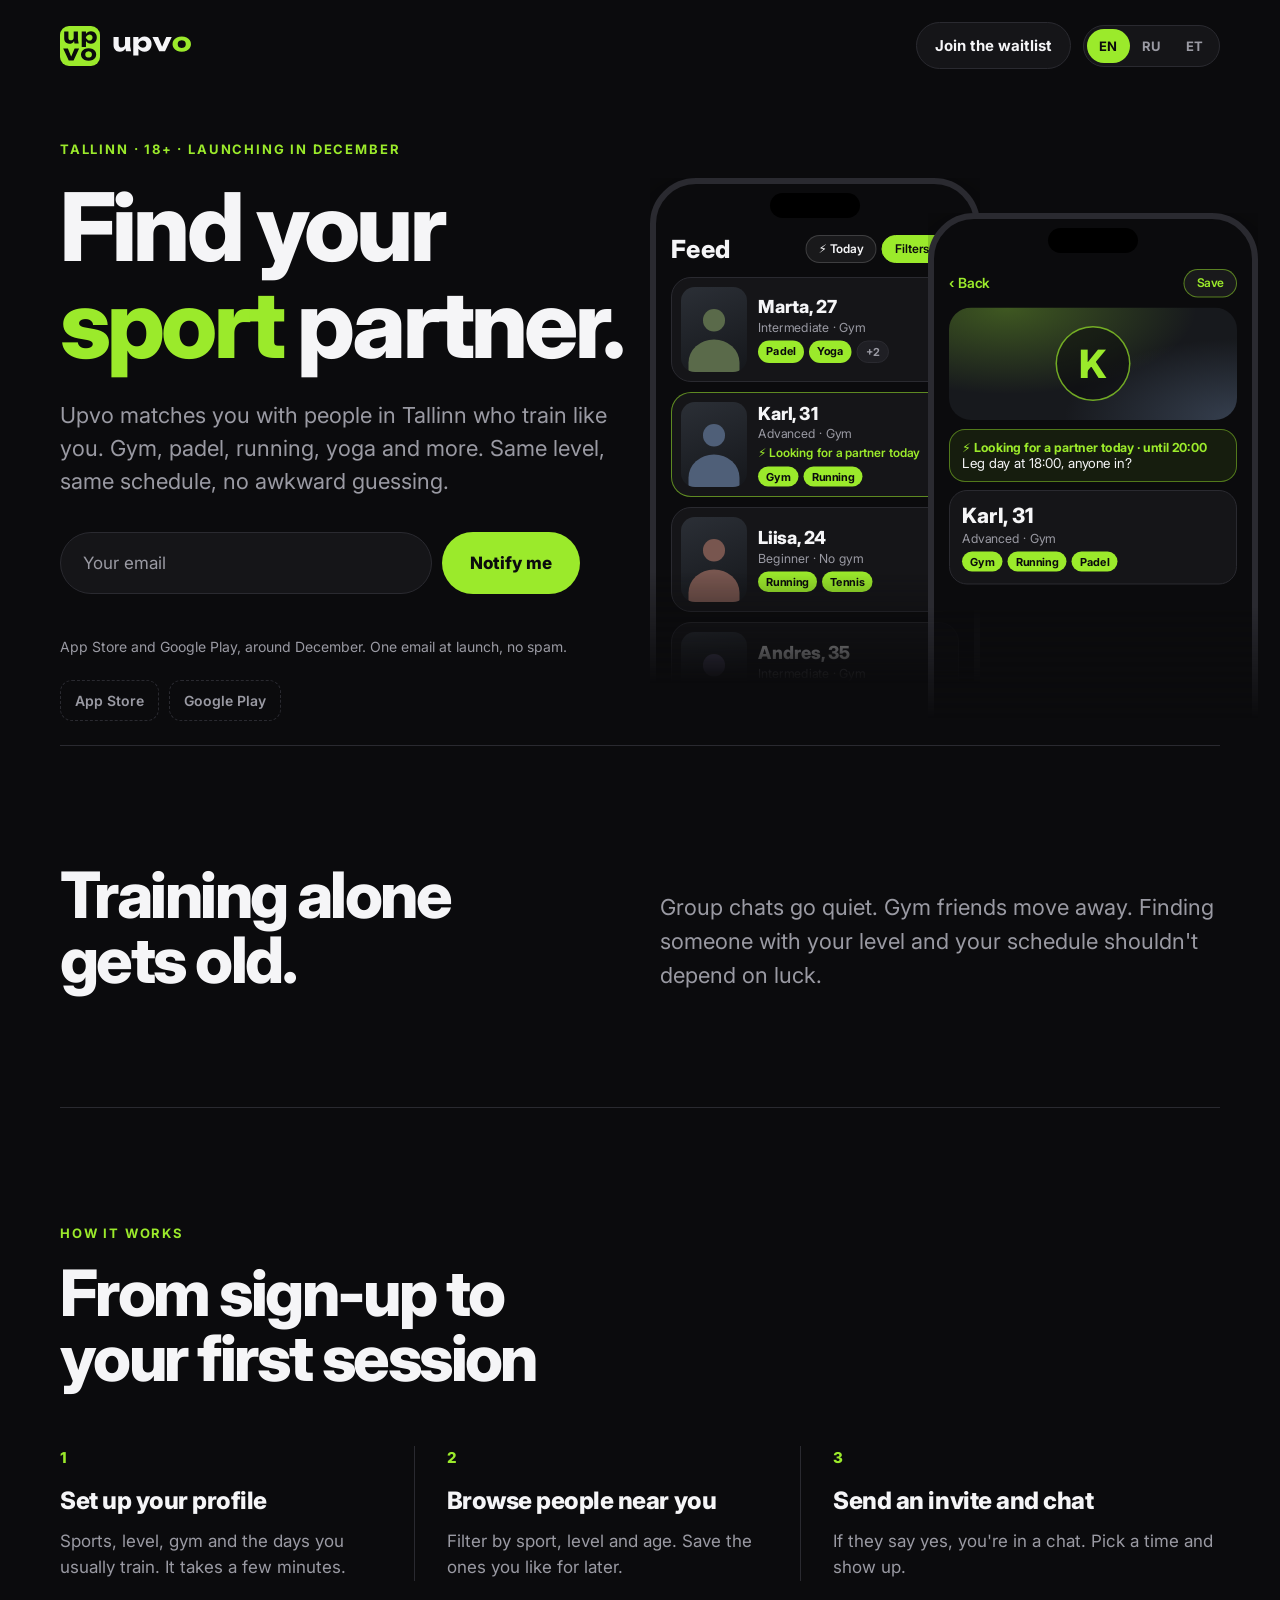
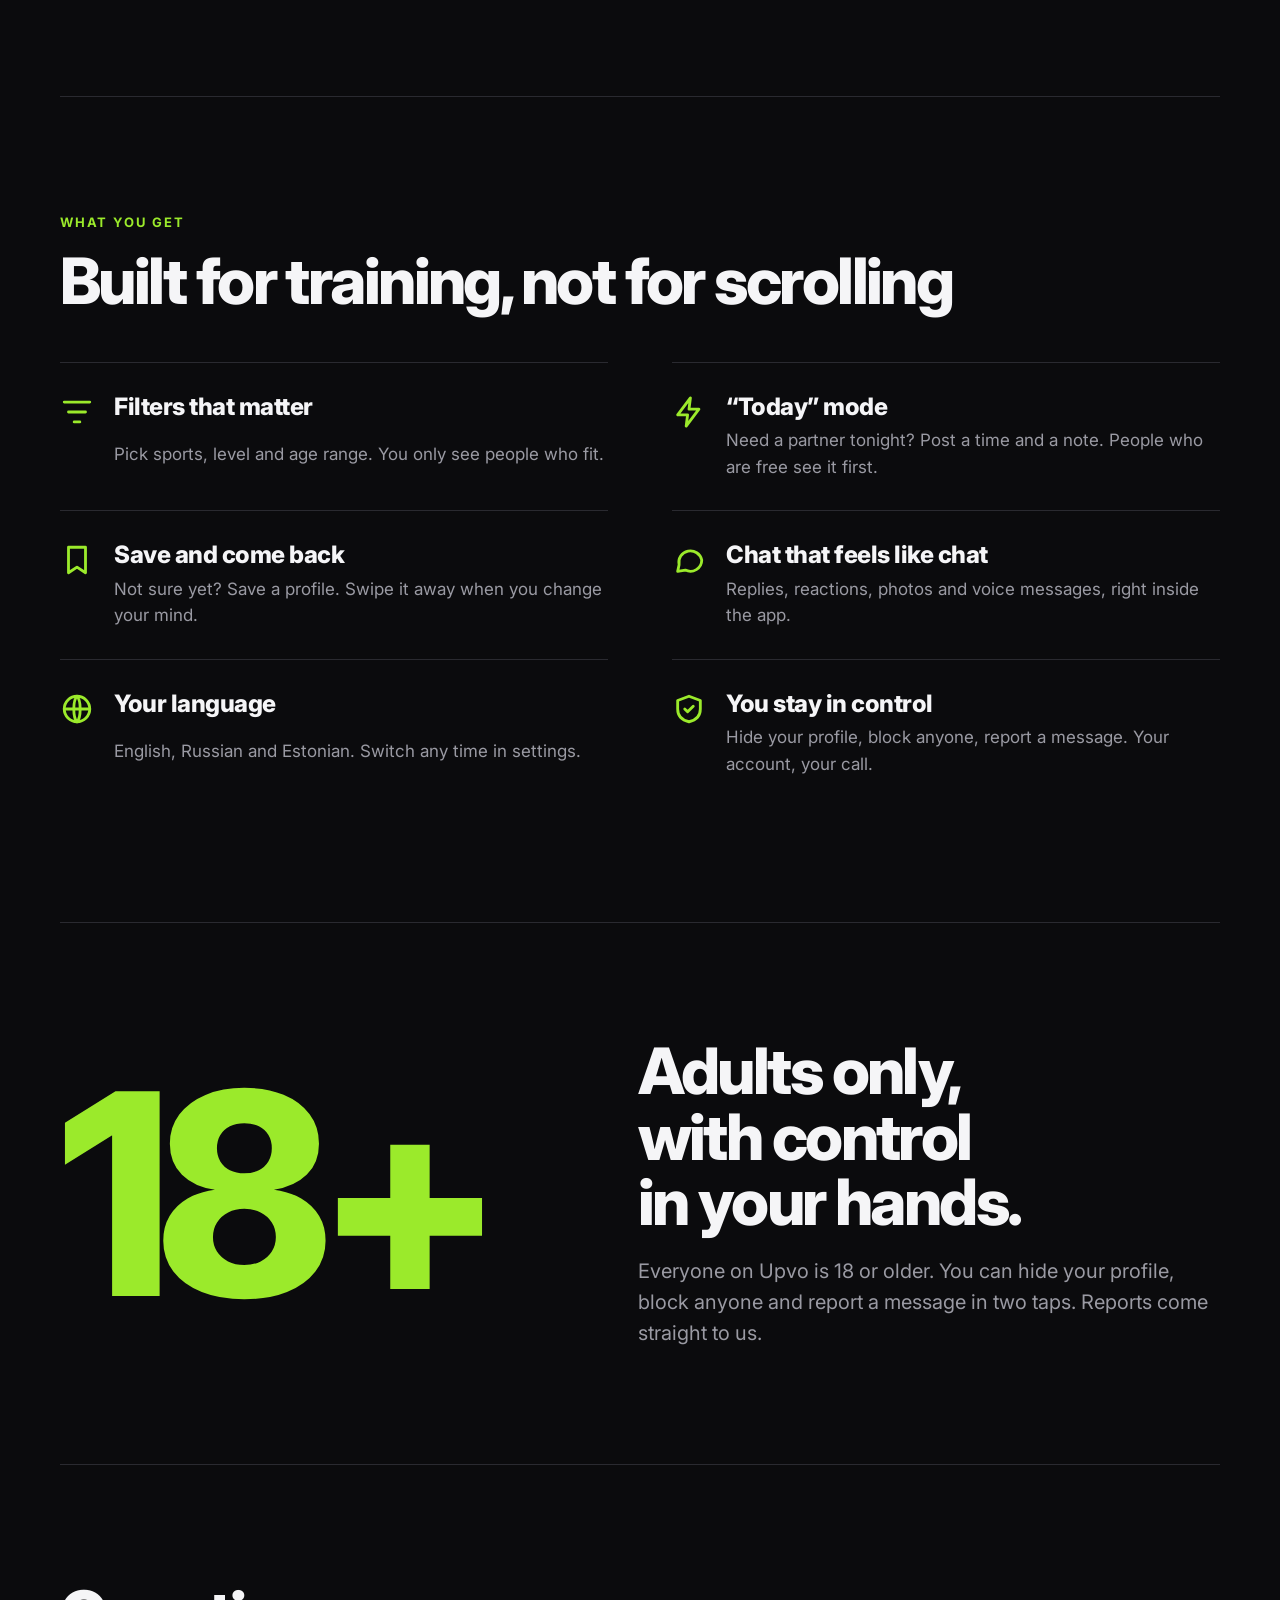
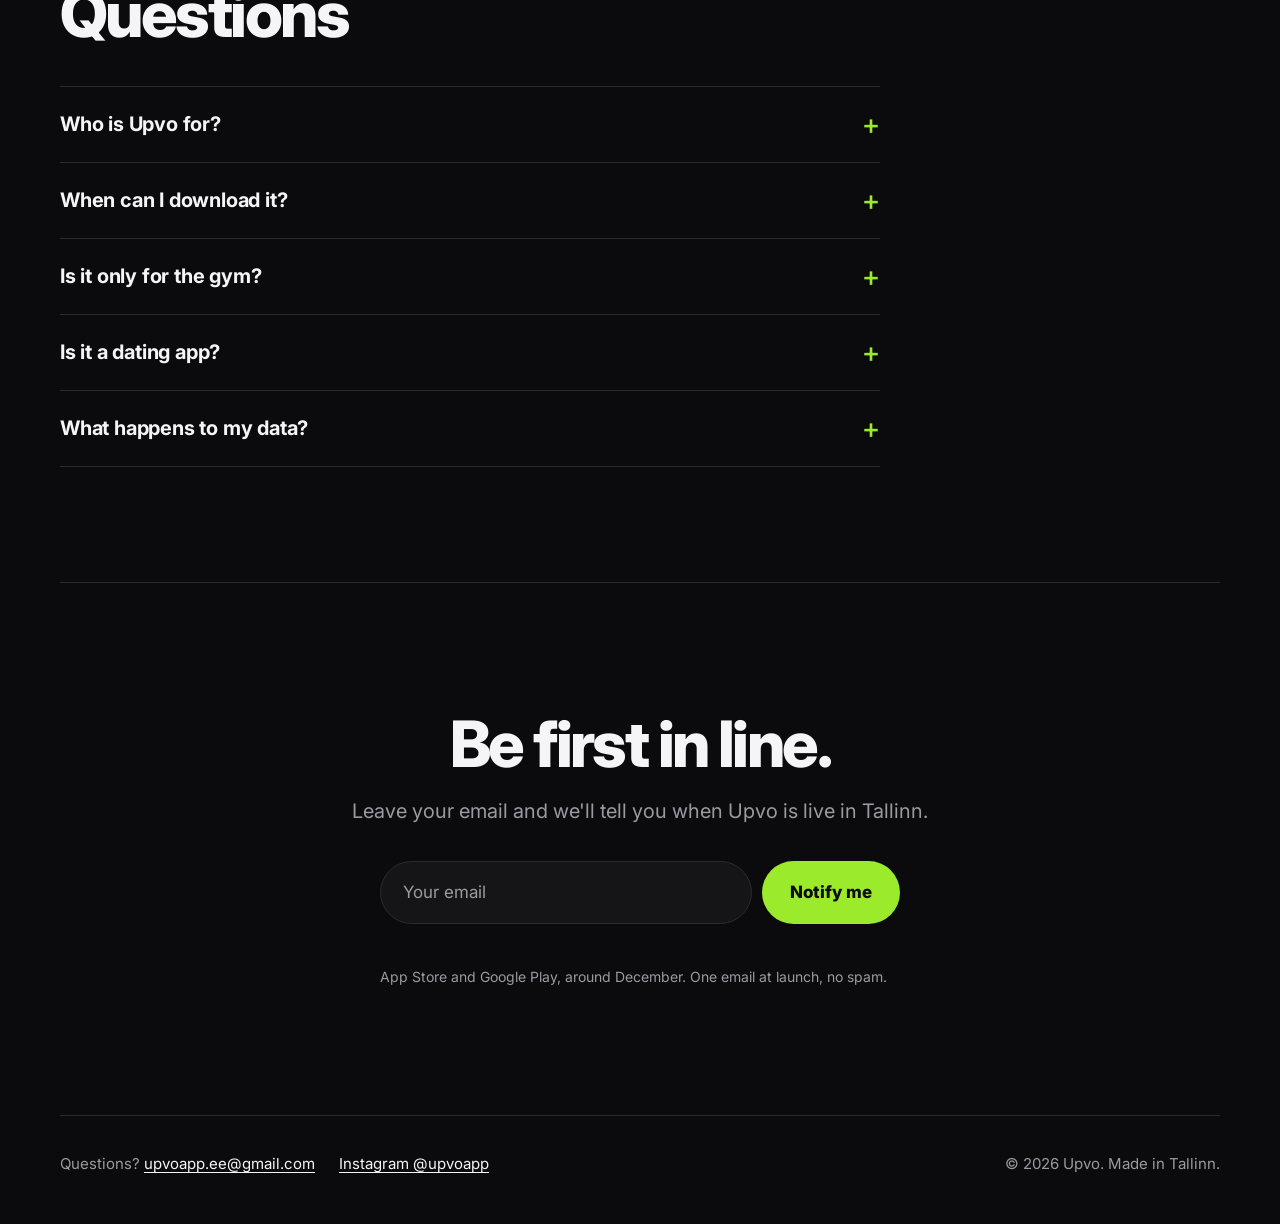
<file: index.html>
<!doctype html>
<html lang="en">
<head>
<meta charset="utf-8">
<meta name="viewport" content="width=device-width,initial-scale=1,viewport-fit=cover">
<meta name="theme-color" content="#0B0B0D">
<title>Upvo</title>
<meta name="claude:viewport-fit-sides" content="cover">
<meta name="description" content="Upvo helps you find a sport partner in Tallinn. Launching on App Store and Google Play around December.">
<link rel="preconnect" href="https://fonts.googleapis.com">
<link rel="preconnect" href="https://fonts.gstatic.com" crossorigin>
<link rel="stylesheet" href="https://fonts.googleapis.com/css2?family=Inter:opsz,wght@14..32,400..900&display=swap">
<style>
/* Layout: one dark editorial column, wide hero with two partial phones, hairline-ruled sections. Type: Inter, optical sizing for display. Colour: app palette. */
:root{--bg:#0B0B0D;--card:#151518;--raised:#1F1F24;--bd:#2A2A30;--tx:#F5F5F7;--tx2:#9A9AA3;--lime:#9BEA2B;--onlime:#0B0B0D;--err:#FF453A;color-scheme:dark;
--f:'Inter',system-ui,-apple-system,'Segoe UI',Roboto,sans-serif}
*{box-sizing:border-box;margin:0;padding:0}
html{scroll-behavior:smooth}
body{background:var(--bg);color:var(--tx);font-family:var(--f);font-size:17px;line-height:1.55;font-optical-sizing:auto;-webkit-font-smoothing:antialiased;padding-left:max(16px,env(safe-area-inset-left,0px));padding-right:max(16px,env(safe-area-inset-right,0px));overflow-x:hidden}
.wrap{max-width:1160px;margin:0 auto}
a{color:inherit}
:focus-visible{outline:3px solid var(--lime);outline-offset:3px;border-radius:8px}
.eyebrow{font-size:13px;font-weight:700;letter-spacing:.14em;text-transform:uppercase;color:var(--lime)}
h1,h2,h3{font-weight:800;letter-spacing:-.04em;line-height:1.02;text-wrap:balance}
h2{font-size:clamp(34px,5.2vw,64px)}
h3{font-size:24px;letter-spacing:-.02em;line-height:1.2}
p{color:var(--tx2)}
/* header */
header{display:flex;align-items:center;justify-content:space-between;gap:16px;padding-block:22px}
.brand{display:flex;align-items:center;gap:12px;text-decoration:none}
.brand svg.i{width:40px;height:40px;flex:none}.brand svg.w{height:22px;width:auto}
.hr{display:flex;align-items:center;gap:12px}
.lang{display:flex;border:1px solid var(--bd);border-radius:99px;padding:3px;background:var(--card)}
.lang button{all:unset;cursor:pointer;font-size:13px;font-weight:700;padding:7px 12px;border-radius:99px;color:var(--tx2);letter-spacing:.04em}
.lang button[aria-pressed=true]{background:var(--lime);color:var(--onlime)}
.lang button:focus-visible{outline:3px solid var(--lime);outline-offset:2px}
.navcta{font-weight:700;font-size:15px;text-decoration:none;padding:11px 18px;border-radius:99px;border:1px solid var(--bd);background:var(--card)}
/* hero */
.hero{display:grid;grid-template-columns:1.05fr .95fr;gap:40px;align-items:center;padding-block:48px 24px}
.hero h1{font-size:clamp(46px,7.4vw,104px);margin-top:20px}
.hero h1 em{font-style:normal;color:var(--lime)}
.hero .sub{font-size:clamp(18px,2vw,22px);line-height:1.5;margin-top:26px;max-width:34em;color:var(--tx2)}
form.wl{margin-top:34px;max-width:520px}
.wl .r{display:flex;gap:10px;flex-wrap:wrap}
.wl input[type=email]{flex:1 1 220px;min-width:0;font:inherit;font-size:17px;padding:17px 22px;border-radius:99px;border:1.5px solid var(--bd);background:var(--card);color:var(--tx)}
.wl input[type=email]::placeholder{color:var(--tx2)}
.wl input[type=email]:focus-visible{border-color:var(--lime);outline:none;box-shadow:0 0 0 3px rgba(155,234,43,.35)}
.btn{font:inherit;font-weight:800;font-size:17px;padding:17px 28px;border-radius:99px;border:0;background:var(--lime);color:var(--onlime);cursor:pointer;transition:transform .15s,filter .15s}
.btn:hover{filter:brightness(1.06)}.btn:active{transform:scale(.97)}.btn[disabled]{opacity:.6;cursor:wait}
.wl .msg{min-height:24px;margin-top:12px;font-weight:600;font-size:15px}
.wl .msg.ok{color:var(--lime)}.wl .msg.bad{color:var(--err)}
.wl .hp{position:absolute;left:-9999px;width:1px;height:1px;opacity:0}
.fine{font-size:14px;margin-top:6px}
.stores{display:flex;gap:10px;flex-wrap:wrap;margin-top:22px}
.stores span{font-size:14px;font-weight:600;color:var(--tx2);border:1px dashed var(--bd);border-radius:12px;padding:9px 14px}
/* phones */
.stage{position:relative;height:calc(1010px * var(--s));--s:.5;display:flex;justify-content:center}
.pw{position:absolute;top:0;width:calc(660px * var(--s));height:calc(1010px * var(--s));-webkit-mask-image:linear-gradient(#000 78%,transparent);mask-image:linear-gradient(#000 78%,transparent)}
.pw.a{left:50%;margin-left:calc(-660px * var(--s) * .92)}
.pw.b{left:50%;margin-left:calc(-660px * var(--s) * .08);top:calc(70px * var(--s))}
.phone{position:absolute;left:0;top:0;width:660px;height:1300px;transform:scale(var(--s));transform-origin:0 0;border-radius:92px;border:12px solid #2A2A30;background:var(--bg);overflow:hidden;box-shadow:0 40px 120px rgba(0,0,0,.6)}
.notch{position:absolute;top:18px;left:50%;margin-left:-90px;width:180px;height:50px;border-radius:30px;background:#000}
.app{position:absolute;inset:0;padding:100px 30px 0;color:var(--tx);line-height:1.2}
.apptop{display:flex;justify-content:space-between;align-items:center;margin-bottom:26px}
.apptop b{font-size:50px;font-weight:800}
.chip{padding:12px 24px;border-radius:99px;font-size:24px;font-weight:600;border:2px solid rgba(255,255,255,.16);background:rgba(255,255,255,.06)}
.chip.on{background:var(--lime);color:var(--onlime);border-color:var(--lime)}
.row{display:flex;gap:22px;padding:18px;border-radius:40px;background:var(--card);border:2px solid var(--bd);margin-bottom:20px;align-items:center}
.row.look{border-color:rgba(155,234,43,.55)}
.th{width:132px;height:170px;border-radius:28px;flex:none}
.nm{font-size:36px;font-weight:800}.mt{font-size:25px;color:var(--tx2);margin-top:4px}
.tags{display:flex;gap:10px;margin-top:12px;flex-wrap:wrap}
.tag{padding:7px 16px;border-radius:99px;background:var(--lime);color:var(--onlime);font-weight:700;font-size:22px}
.tag.m{background:var(--raised);color:var(--tx2);border:2px solid var(--bd)}
.lk{color:var(--lime);font-weight:600;font-size:24px;margin-top:10px}
.av{background:linear-gradient(160deg,#2b2f36,#15171b);position:relative;overflow:hidden}
.av::before{content:"";position:absolute;left:50%;top:26%;width:34%;aspect-ratio:1;margin-left:-17%;border-radius:50%;background:var(--c)}
.av::after{content:"";position:absolute;left:50%;top:62%;width:78%;aspect-ratio:1.1;margin-left:-39%;border-radius:50% 50% 0 0;background:var(--c)}
.a1{--c:#5a6a4a}.a2{--c:#4f5f78}.a3{--c:#78564f}.a4{--c:#5b5578}
.hero2{height:225px;border-radius:44px;background:radial-gradient(120% 140% at 20% 0%,rgba(155,234,43,.30),transparent 55%),radial-gradient(100% 120% at 100% 100%,rgba(79,95,120,.55),transparent 60%),#17191d;display:flex;align-items:center;justify-content:center}
.hero2 i{font-style:normal;width:150px;height:150px;border-radius:50%;background:rgba(11,11,13,.55);border:3px solid rgba(155,234,43,.7);display:flex;align-items:center;justify-content:center;font-weight:800;font-size:78px;color:var(--lime)}
.box{margin-top:18px;border:2px solid rgba(155,234,43,.45);background:rgba(155,234,43,.08);border-radius:32px;padding:20px 24px}
.box b{display:block;color:var(--lime);font-size:25px}.box span{font-size:27px}
.plate{margin-top:16px;border-radius:36px;background:var(--card);border:2px solid var(--bd);padding:24px}
/* sections */
section{padding-block:clamp(64px,9vw,120px);border-top:1px solid var(--bd)}
.problem{display:grid;grid-template-columns:1fr 1fr;gap:40px;align-items:end}
.problem p{font-size:clamp(18px,2vw,22px);max-width:30em}
.steps{display:grid;grid-template-columns:repeat(3,1fr);gap:0;margin-top:56px;counter-reset:s}
.step{padding:0 32px 0 0;border-right:1px solid var(--bd);margin-right:32px}
.step:last-child{border:0;margin:0;padding:0}
.step .n{font-weight:800;font-size:15px;color:var(--lime);letter-spacing:.1em;margin-bottom:18px}
.step h3{margin-bottom:12px}
.feat{margin-top:48px;display:grid;grid-template-columns:repeat(2,1fr);gap:0 64px}
.f{padding:30px 0;border-top:1px solid var(--bd);display:grid;grid-template-columns:auto 1fr;gap:6px 20px}
.f svg{width:34px;height:34px;color:var(--lime);grid-row:1/3;margin-top:2px}
.f p{font-size:17px}
.safe{display:grid;grid-template-columns:1fr 1.1fr;gap:48px;align-items:center}
.safe .big{font-weight:800;font-size:clamp(120px,22vw,300px);letter-spacing:-.06em;line-height:.8;color:var(--lime)}
.faq{margin-top:40px;max-width:820px}
details{border-top:1px solid var(--bd);padding-block:22px}
details:last-child{border-bottom:1px solid var(--bd)}
summary{cursor:pointer;list-style:none;font-weight:700;font-size:20px;display:flex;justify-content:space-between;gap:20px;align-items:center;letter-spacing:-.01em}
summary::-webkit-details-marker{display:none}
summary::after{content:"+";font-size:28px;font-weight:500;color:var(--lime);line-height:1;flex:none;transition:transform .2s}
details[open] summary::after{transform:rotate(45deg)}
details p{margin-top:14px;max-width:40em}
.cta{text-align:center;padding-block:clamp(72px,10vw,140px)}
.cta .wl{margin-inline:auto;text-align:left}
.cta p.lead{font-size:20px;margin-top:20px;max-width:30em;margin-inline:auto}
footer{border-top:1px solid var(--bd);padding-block:36px 48px;display:flex;flex-wrap:wrap;gap:16px 32px;justify-content:space-between;color:var(--tx2);font-size:15px}
footer a{color:var(--tx);text-underline-offset:3px}
footer .l{display:flex;gap:24px;flex-wrap:wrap}
@media (max-width:900px){
 .hero{grid-template-columns:1fr;padding-top:24px}
 .stage{--s:.5}.pw.b{display:none}.pw.a{margin-left:calc(-660px * var(--s) / 2)}
 .problem,.safe{grid-template-columns:1fr;gap:24px}
 .steps{grid-template-columns:1fr;gap:36px}
 .step{border:0;margin:0;padding:0 0 36px;border-bottom:1px solid var(--bd)}.step:last-child{border:0;padding:0}
 .feat{grid-template-columns:1fr}
 .navcta{display:none}
}
@media (min-width:901px) and (max-width:1100px){.stage{--s:.42}}
@media (min-width:1101px){.stage{--s:.5}}
@media (prefers-reduced-motion:reduce){*{transition:none!important;scroll-behavior:auto!important}}
@media (prefers-reduced-motion:no-preference){
 .hero>div:first-child>*{animation:up .7s both cubic-bezier(.2,.7,.2,1)}
 .hero>div:first-child>*:nth-child(2){animation-delay:.08s}.hero>div:first-child>*:nth-child(3){animation-delay:.16s}.hero>div:first-child>*:nth-child(4){animation-delay:.24s}
 .pw{animation:up .9s .2s both cubic-bezier(.2,.7,.2,1)}.pw.b{animation-delay:.35s}
}
@keyframes up{from{opacity:0;transform:translateY(18px)}to{opacity:1;transform:none}}
</style>
</head>
<body>
<div class="wrap">
<header>
 <a class="brand" href="#top" aria-label="Upvo"><svg class="i" xmlns="http://www.w3.org/2000/svg" viewBox="0 0 240 240" role="img" aria-hidden="true">
<rect width="240" height="240" rx="54" fill="#9BEA2B"/>
<path fill="#0B0B0D" d="M56.68 106.80Q46.72 106.80 39.68 102.69Q32.65 98.58 28.91 91.05Q25.18 83.52 25.18 73.43V33.71H50.58V69.82Q50.58 77.66 54.44 81.90Q58.30 86.13 65.52 86.13Q70.88 86.13 74.49 83.95Q78.10 81.77 80.09 77.66Q82.08 73.55 82.08 67.83L89.93 71.93Q88.56 83.27 83.76 91.05Q78.97 98.83 72.00 102.82Q65.02 106.80 56.68 106.80ZM86.69 104.81 82.08 76.29V33.71H107.49V80.28L112.09 104.81ZM130.27 33.71H155.80V54.13L154.68 57.12V77.04L155.80 82.89V125.35H130.27ZM147.71 69.32Q149.32 57.74 154.49 49.33Q159.66 40.93 167.63 36.26Q175.60 31.59 185.68 31.59Q196.14 31.59 204.05 36.32Q211.96 41.05 216.38 49.52Q220.80 57.99 220.80 69.32Q220.80 80.40 216.38 88.93Q211.96 97.46 204.05 102.13Q196.14 106.80 185.68 106.80Q175.60 106.80 167.63 102.13Q159.66 97.46 154.55 88.99Q149.45 80.53 147.71 69.32ZM195.15 69.32Q195.15 63.97 192.97 59.86Q190.79 55.75 186.87 53.38Q182.95 51.02 177.96 51.02Q172.86 51.02 168.25 53.38Q163.64 55.75 160.16 59.86Q156.67 63.97 154.80 69.32Q156.67 74.55 160.16 78.66Q163.64 82.77 168.25 85.07Q172.86 87.38 177.96 87.38Q182.95 87.38 186.87 85.07Q190.79 82.77 192.97 78.66Q195.15 74.55 195.15 69.32ZM71.62 194.34 62.91 194.21 87.56 135.32H114.71L81.46 206.42H52.45L19.20 135.32H47.34ZM171.61 208.41Q157.92 208.41 147.71 203.74Q137.50 199.07 131.77 190.54Q126.04 182.01 126.04 170.93Q126.04 159.60 131.77 151.13Q137.50 142.66 147.71 137.93Q157.92 133.20 171.61 133.20Q185.19 133.20 195.46 137.93Q205.73 142.66 211.46 151.13Q217.19 159.60 217.19 170.93Q217.19 182.01 211.46 190.54Q205.73 199.07 195.46 203.74Q185.19 208.41 171.61 208.41ZM171.61 189.61Q177.84 189.61 182.26 187.37Q186.68 185.12 189.05 180.89Q191.41 176.66 191.41 170.93Q191.41 164.95 189.05 160.78Q186.68 156.61 182.26 154.37Q177.84 152.13 171.61 152.13Q165.39 152.13 160.91 154.37Q156.42 156.61 154.06 160.78Q151.69 164.95 151.69 170.80Q151.69 176.66 154.06 180.89Q156.42 185.12 160.91 187.37Q165.39 189.61 171.61 189.61Z"/>
</svg>
<svg class="w" xmlns="http://www.w3.org/2000/svg" viewBox="0 0 3194 873" role="img" aria-label="upvo">
<path fill="#F5F5F7" d="M313.00 664.00Q233.00 664.00 176.50 631.00Q120.00 598.00 90.00 537.50Q60.00 477.00 60.00 396.00V77.00H264.00V367.00Q264.00 430.00 295.00 464.00Q326.00 498.00 384.00 498.00Q427.00 498.00 456.00 480.50Q485.00 463.00 501.00 430.00Q517.00 397.00 517.00 351.00L580.00 384.00Q569.00 475.00 530.50 537.50Q492.00 600.00 436.00 632.00Q380.00 664.00 313.00 664.00ZM554.00 648.00 517.00 419.00V77.00H721.00V451.00L758.00 648.00Z"/>
<path fill="#F5F5F7" d="M844.00 77.00H1049.00V241.00L1040.00 265.00V425.00L1049.00 472.00V813.00H844.00ZM984.00 363.00Q997.00 270.00 1038.50 202.50Q1080.00 135.00 1144.00 97.50Q1208.00 60.00 1289.00 60.00Q1373.00 60.00 1436.50 98.00Q1500.00 136.00 1535.50 204.00Q1571.00 272.00 1571.00 363.00Q1571.00 452.00 1535.50 520.50Q1500.00 589.00 1436.50 626.50Q1373.00 664.00 1289.00 664.00Q1208.00 664.00 1144.00 626.50Q1080.00 589.00 1039.00 521.00Q998.00 453.00 984.00 363.00ZM1365.00 363.00Q1365.00 320.00 1347.50 287.00Q1330.00 254.00 1298.50 235.00Q1267.00 216.00 1227.00 216.00Q1186.00 216.00 1149.00 235.00Q1112.00 254.00 1084.00 287.00Q1056.00 320.00 1041.00 363.00Q1056.00 405.00 1084.00 438.00Q1112.00 471.00 1149.00 489.50Q1186.00 508.00 1227.00 508.00Q1267.00 508.00 1298.50 489.50Q1330.00 471.00 1347.50 438.00Q1365.00 405.00 1365.00 363.00Z"/>
<path fill="#F5F5F7" d="M2025.00 551.00 1955.00 550.00 2153.00 77.00H2371.00L2104.00 648.00H1871.00L1604.00 77.00H1830.00Z"/>
<path fill="#9BEA2B" d="M2768.00 664.00Q2658.00 664.00 2576.00 626.50Q2494.00 589.00 2448.00 520.50Q2402.00 452.00 2402.00 363.00Q2402.00 272.00 2448.00 204.00Q2494.00 136.00 2576.00 98.00Q2658.00 60.00 2768.00 60.00Q2877.00 60.00 2959.50 98.00Q3042.00 136.00 3088.00 204.00Q3134.00 272.00 3134.00 363.00Q3134.00 452.00 3088.00 520.50Q3042.00 589.00 2959.50 626.50Q2877.00 664.00 2768.00 664.00ZM2768.00 513.00Q2818.00 513.00 2853.50 495.00Q2889.00 477.00 2908.00 443.00Q2927.00 409.00 2927.00 363.00Q2927.00 315.00 2908.00 281.50Q2889.00 248.00 2853.50 230.00Q2818.00 212.00 2768.00 212.00Q2718.00 212.00 2682.00 230.00Q2646.00 248.00 2627.00 281.50Q2608.00 315.00 2608.00 362.00Q2608.00 409.00 2627.00 443.00Q2646.00 477.00 2682.00 495.00Q2718.00 513.00 2768.00 513.00Z"/>
</svg>
</a>
 <div class="hr">
  <a class="navcta" href="#join" data-i18n="nav">Join the waitlist</a>
  <div class="lang" role="group" aria-label="Language"><button type="button" data-l="en">EN</button><button type="button" data-l="ru">RU</button><button type="button" data-l="et">ET</button></div>
 </div>
</header>

<main id="top">
<div class="hero">
 <div>
  <div class="eyebrow" data-i18n="eyebrow"></div>
  <h1 data-i18n="h1"></h1>
  <p class="sub" data-i18n="sub"></p>
  <form class="wl" data-src="hero" novalidate>
   <div class="r"><input type="email" id="em1" name="email" autocomplete="email" inputmode="email" data-ph="ph" aria-label="Email" required><button class="btn" type="submit" data-i18n="btn"></button></div>
   <input class="hp" type="text" name="website" tabindex="-1" autocomplete="off" aria-hidden="true">
   <div class="msg" role="status" aria-live="polite"></div>
   <p class="fine" data-i18n="note"></p>
  </form>
  <div class="stores"><span>App Store</span><span>Google Play</span></div>
 </div>
 <div class="stage" aria-hidden="true">
  <div class="pw a"><div class="phone"><div class="notch"></div><div class="app">
   <div class="apptop"><b>Feed</b><div style="display:flex;gap:10px"><span class="chip">⚡ Today</span><span class="chip on">Filters · 2</span></div></div>
   <div class="row"><div class="th av a1"></div><div><div class="nm">Marta, 27</div><div class="mt">Intermediate · Gym</div><div class="tags"><span class="tag">Padel</span><span class="tag">Yoga</span><span class="tag m">+2</span></div></div></div>
   <div class="row look"><div class="th av a2"></div><div><div class="nm">Karl, 31</div><div class="mt">Advanced · Gym</div><div class="lk">⚡ Looking for a partner today</div><div class="tags"><span class="tag">Gym</span><span class="tag">Running</span></div></div></div>
   <div class="row"><div class="th av a3"></div><div><div class="nm">Liisa, 24</div><div class="mt">Beginner · No gym</div><div class="tags"><span class="tag">Running</span><span class="tag">Tennis</span></div></div></div>
   <div class="row"><div class="th av a4"></div><div><div class="nm">Andres, 35</div><div class="mt">Intermediate · Gym</div><div class="tags"><span class="tag">Gym</span><span class="tag">Swimming</span></div></div></div>
  </div></div></div>
  <div class="pw b"><div class="phone"><div class="notch"></div><div class="app">
   <div class="apptop" style="margin-bottom:20px"><span style="color:var(--lime);font-size:28px;font-weight:600">‹ Back</span><span class="chip" style="color:var(--lime);border-color:rgba(155,234,43,.5)">Save</span></div>
   <div class="hero2"><i>K</i></div>
   <div class="box"><b>⚡ Looking for a partner today · until 20:00</b><span>Leg day at 18:00, anyone in?</span></div>
   <div class="plate"><div class="nm" style="font-size:42px">Karl, 31</div><div class="mt">Advanced · Gym</div><div class="tags"><span class="tag">Gym</span><span class="tag">Running</span><span class="tag">Padel</span></div></div>
  </div></div></div>
 </div>
</div>

<section class="problem">
 <h2 data-i18n="pr_h"></h2>
 <p data-i18n="pr_p"></p>
</section>

<section>
 <div class="eyebrow" data-i18n="how_e"></div>
 <h2 style="margin-top:16px;max-width:14em" data-i18n="how_h"></h2>
 <div class="steps">
  <div class="step"><div class="n">1</div><h3 data-i18n="s1h"></h3><p data-i18n="s1p"></p></div>
  <div class="step"><div class="n">2</div><h3 data-i18n="s2h"></h3><p data-i18n="s2p"></p></div>
  <div class="step"><div class="n">3</div><h3 data-i18n="s3h"></h3><p data-i18n="s3p"></p></div>
 </div>
</section>

<section>
 <div class="eyebrow" data-i18n="ft_e"></div>
 <h2 style="margin-top:16px;max-width:14em" data-i18n="ft_h"></h2>
 <div class="feat">
  <div class="f"><svg viewBox="0 0 24 24" fill="none" stroke="currentColor" stroke-width="2" stroke-linecap="round" stroke-linejoin="round"><path d="M3 5h18M6 12h12M10 19h4"/></svg><h3 data-i18n="f1h"></h3><p data-i18n="f1p"></p></div>
  <div class="f"><svg viewBox="0 0 24 24" fill="none" stroke="currentColor" stroke-width="2" stroke-linecap="round" stroke-linejoin="round"><path d="M13 2 4 14h7l-1 8 9-12h-7z"/></svg><h3 data-i18n="f2h"></h3><p data-i18n="f2p"></p></div>
  <div class="f"><svg viewBox="0 0 24 24" fill="none" stroke="currentColor" stroke-width="2" stroke-linecap="round" stroke-linejoin="round"><path d="M6 3h12v18l-6-4-6 4z"/></svg><h3 data-i18n="f3h"></h3><p data-i18n="f3p"></p></div>
  <div class="f"><svg viewBox="0 0 24 24" fill="none" stroke="currentColor" stroke-width="2" stroke-linecap="round" stroke-linejoin="round"><path d="M21 12a8 8 0 0 1-11.6 7.1L4 20l1-4.6A8 8 0 1 1 21 12z"/></svg><h3 data-i18n="f4h"></h3><p data-i18n="f4p"></p></div>
  <div class="f"><svg viewBox="0 0 24 24" fill="none" stroke="currentColor" stroke-width="2" stroke-linecap="round" stroke-linejoin="round"><circle cx="12" cy="12" r="9"/><path d="M3 12h18M12 3c3 3 3 15 0 18M12 3c-3 3-3 15 0 18"/></svg><h3 data-i18n="f5h"></h3><p data-i18n="f5p"></p></div>
  <div class="f"><svg viewBox="0 0 24 24" fill="none" stroke="currentColor" stroke-width="2" stroke-linecap="round" stroke-linejoin="round"><path d="M12 3 4 6v6c0 5 3.5 8 8 9 4.5-1 8-4 8-9V6z"/><path d="m9 12 2 2 4-4"/></svg><h3 data-i18n="f6h"></h3><p data-i18n="f6p"></p></div>
 </div>
</section>

<section class="safe">
 <div class="big" aria-hidden="true">18+</div>
 <div><h2 data-i18n="sf_h"></h2><p style="margin-top:22px;font-size:20px" data-i18n="sf_p"></p></div>
</section>

<section>
 <h2 data-i18n="fq_h"></h2>
 <div class="faq">
  <details><summary data-i18n="q1"></summary><p data-i18n="a1"></p></details>
  <details><summary data-i18n="q2"></summary><p data-i18n="a2"></p></details>
  <details><summary data-i18n="q3"></summary><p data-i18n="a3"></p></details>
  <details><summary data-i18n="q4"></summary><p data-i18n="a4"></p></details>
  <details><summary data-i18n="q5"></summary><p data-i18n="a5"></p></details>
 </div>
</section>

<section class="cta" id="join">
 <h2 data-i18n="c_h"></h2>
 <p class="lead" data-i18n="c_p"></p>
 <form class="wl" data-src="bottom" novalidate style="margin-top:34px">
  <div class="r"><input type="email" id="em2" name="email" autocomplete="email" inputmode="email" data-ph="ph" aria-label="Email" required><button class="btn" type="submit" data-i18n="btn"></button></div>
  <input class="hp" type="text" name="website" tabindex="-1" autocomplete="off" aria-hidden="true">
  <div class="msg" role="status" aria-live="polite"></div>
  <p class="fine" data-i18n="note"></p>
 </form>
</section>
</main>

<footer>
 <div class="l"><span><span data-i18n="ft_q"></span> <a href="mailto:upvoapp.ee@gmail.com">upvoapp.ee@gmail.com</a></span><a href="https://instagram.com/upvoapp" rel="noopener">Instagram @upvoapp</a></div>
 <span data-i18n="ft_c"></span>
</footer>
</div>

<script>
var SB_URL='https://hoyvccdvdcmdhabvgjzt.supabase.co';
var SB_KEY=''; // paste the project's public anon key here before deploying
var T={
en:{nav:'Join the waitlist',eyebrow:'Tallinn · 18+ · Launching in December',h1:'Find your <em>sport</em> partner.',
 sub:'Upvo matches you with people in Tallinn who train like you. Gym, padel, running, yoga and more. Same level, same schedule, no awkward guessing.',
 ph:'Your email',btn:'Notify me',note:'App Store and Google Play, around December. One email at launch, no spam.',
 ok:"You're on the list. We'll email you at launch.",err:"Couldn't save your email. Please try again.",bad:'Enter a valid email.',demo:'Preview only, nothing was saved.',
 pr_h:'Training alone gets old.',pr_p:"Group chats go quiet. Gym friends move away. Finding someone with your level and your schedule shouldn't depend on luck.",
 how_e:'How it works',how_h:'From sign-up to your first session',
 s1h:'Set up your profile',s1p:'Sports, level, gym and the days you usually train. It takes a few minutes.',
 s2h:'Browse people near you',s2p:'Filter by sport, level and age. Save the ones you like for later.',
 s3h:'Send an invite and chat',s3p:"If they say yes, you're in a chat. Pick a time and show up.",
 ft_e:'What you get',ft_h:'Built for training, not for scrolling',
 f1h:'Filters that matter',f1p:'Pick sports, level and age range. You only see people who fit.',
 f2h:'“Today” mode',f2p:'Need a partner tonight? Post a time and a note. People who are free see it first.',
 f3h:'Save and come back',f3p:'Not sure yet? Save a profile. Swipe it away when you change your mind.',
 f4h:'Chat that feels like chat',f4p:'Replies, reactions, photos and voice messages, right inside the app.',
 f5h:'Your language',f5p:'English, Russian and Estonian. Switch any time in settings.',
 f6h:'You stay in control',f6p:'Hide your profile, block anyone, report a message. Your account, your call.',
 sf_h:'Adults only, with control in your hands.',sf_p:'Everyone on Upvo is 18 or older. You can hide your profile, block anyone and report a message in two taps. Reports come straight to us.',
 fq_h:'Questions',
 q1:'Who is Upvo for?',a1:'Adults (18+) in Tallinn who want a regular training partner, for any sport and any level.',
 q2:'When can I download it?',a2:"We plan to launch on the App Store and Google Play around December. Join the waitlist and we'll email you the day it's live.",
 q3:'Is it only for the gym?',a3:'No. Gym, padel, tennis, running, swimming, yoga, basketball, table tennis and more.',
 q4:'Is it a dating app?',a4:'No. Upvo is for finding people to train with. Profiles are about sports, level and schedule.',
 q5:'What happens to my data?',a5:'We collect only what the app needs to work, never sell it, and you can delete your account in settings. The full privacy policy is published at launch.',
 c_h:'Be first in line.',c_p:"Leave your email and we'll tell you when Upvo is live in Tallinn.",
 ft_q:'Questions?',ft_c:'© 2026 Upvo. Made in Tallinn.'},
ru:{nav:'В список ожидания',eyebrow:'Таллин · 18+ · Запуск в декабре',h1:'Найди <em>партнёра</em> по спорту.',
 sub:'Upvo знакомит с людьми из Таллина, которые тренируются так же, как ты. Зал, падел, бег, йога и не только. Тот же уровень, то же расписание, без угадываний.',
 ph:'Твоя почта',btn:'Сообщить мне',note:'App Store и Google Play, примерно в декабре. Одно письмо при запуске, без спама.',
 ok:'Ты в списке. Напишем на почту, когда запустимся.',err:'Не удалось сохранить почту. Попробуй ещё раз.',bad:'Введи настоящий адрес почты.',demo:'Только предпросмотр, ничего не сохранено.',
 pr_h:'Тренироваться в одиночку надоедает.',pr_p:'Чаты затихают. Друзья из зала переезжают. Найти человека с твоим уровнем и расписанием не должно зависеть от удачи.',
 how_e:'Как это работает',how_h:'От регистрации до первой тренировки',
 s1h:'Заполни профиль',s1p:'Виды спорта, уровень, зал и дни, когда обычно тренируешься. Займёт пару минут.',
 s2h:'Смотри людей рядом',s2p:'Фильтры по спорту, уровню и возрасту. Сохраняй понравившихся на потом.',
 s3h:'Отправь приглашение и общайся',s3p:'Если человек согласен, открывается чат. Договоритесь о времени и приходите.',
 ft_e:'Что внутри',ft_h:'Создан для тренировок, а не для скроллинга',
 f1h:'Фильтры, которые работают',f1p:'Выбери виды спорта, уровень и возраст. Видишь только подходящих людей.',
 f2h:'Режим «Сегодня»',f2p:'Нужен партнёр на вечер? Укажи время и заметку. Свободные люди увидят это первыми.',
 f3h:'Сохраняй и возвращайся',f3p:'Ещё не уверен? Сохрани профиль. Смахни, если передумал.',
 f4h:'Чат, как в мессенджере',f4p:'Ответы, реакции, фото и голосовые прямо в приложении.',
 f5h:'На твоём языке',f5p:'Английский, русский и эстонский. Переключается в настройках.',
 f6h:'Всё под твоим контролем',f6p:'Скрой профиль, заблокируй любого, пожалуйся на сообщение. Твой аккаунт, твоё решение.',
 sf_h:'Только для взрослых, и всё под твоим контролем.',sf_p:'Всем в Upvo есть 18 лет. Можно скрыть профиль, заблокировать любого и пожаловаться на сообщение в два касания. Жалобы приходят прямо к нам.',
 fq_h:'Вопросы',
 q1:'Для кого Upvo?',a1:'Для взрослых (18+) в Таллине, кто хочет постоянного партнёра по тренировкам: любой спорт, любой уровень.',
 q2:'Когда можно скачать?',a2:'Запуск в App Store и Google Play планируем примерно на декабрь. Оставь почту в списке ожидания, и мы напишем в день запуска.',
 q3:'Это только про зал?',a3:'Нет. Зал, падел, теннис, бег, плавание, йога, баскетбол, настольный теннис и другое.',
 q4:'Это сервис знакомств?',a4:'Нет. Upvo нужен, чтобы найти человека для тренировок. В профиле только спорт, уровень и расписание.',
 q5:'Что с моими данными?',a5:'Мы собираем только то, что нужно для работы приложения, никогда не продаём их, а аккаунт можно удалить в настройках. Полная политика конфиденциальности будет опубликована к запуску.',
 c_h:'Займи место в очереди.',c_p:'Оставь почту, и мы сообщим, когда Upvo заработает в Таллине.',
 ft_q:'Вопросы?',ft_c:'© 2026 Upvo. Сделано в Таллине.'},
et:{nav:'Liitu ootenimekirjaga',eyebrow:'Tallinn · 18+ · Avame detsembris',h1:'Leia oma <em>trenni</em>partner.',
 sub:'Upvo viib sind kokku Tallinna inimestega, kes treenivad nagu sina. Jõusaal, padel, jooksmine, jooga ja palju muud. Sama tase, sama ajagraafik, ei mingit arvamist.',
 ph:'Sinu e-post',btn:'Anna teada',note:'App Store ja Google Play, umbes detsembris. Üks kiri avamisel, ilma rämpspostita.',
 ok:'Oled nimekirjas. Anname avamisel e-postiga teada.',err:'E-posti salvestamine ebaõnnestus. Proovi uuesti.',bad:'Sisesta korrektne e-posti aadress.',demo:'Ainult eelvaade, midagi ei salvestatud.',
 pr_h:'Üksi treenimine väsitab.',pr_p:'Grupivestlused vaikivad. Jõusaalikaaslased kolivad ära. Sinu taseme ja ajagraafikuga partneri leidmine ei tohiks olla õnne asi.',
 how_e:'Kuidas see töötab',how_h:'Registreerimisest esimese treeninguni',
 s1h:'Loo profiil',s1p:'Spordialad, tase, jõusaal ja päevad, millal tavaliselt treenid. Võtab paar minutit.',
 s2h:'Sirvi inimesi enda lähedal',s2p:'Filtreeri spordiala, taseme ja vanuse järgi. Salvesta meeldivad hilisemaks.',
 s3h:'Saada kutse ja vestle',s3p:'Kui nad nõustuvad, algab vestlus. Lepi kellaaeg kokku ja tule kohale.',
 ft_e:'Mida sa saad',ft_h:'Loodud treenimiseks, mitte kerimiseks',
 f1h:'Filtrid, mis loevad',f1p:'Vali spordialad, tase ja vanusevahemik. Näed ainult sobivaid inimesi.',
 f2h:'Režiim «Täna»',f2p:'Vajad partnerit õhtuks? Lisa kellaaeg ja märkus. Vabad inimesed näevad seda esimesena.',
 f3h:'Salvesta ja tule tagasi',f3p:'Pole veel kindel? Salvesta profiil. Pühi eemale, kui mõtled ümber.',
 f4h:'Vestlus, mis töötab nagu vestlus',f4p:'Vastused, reaktsioonid, fotod ja häälsõnumid otse rakenduses.',
 f5h:'Sinu keeles',f5p:'Inglise, vene ja eesti keel. Vahetatav seadetes igal ajal.',
 f6h:'Kontroll on sinu käes',f6p:'Peida profiil, blokeeri kes tahes, teata sõnumist. Sinu konto, sinu otsus.',
 sf_h:'Ainult täiskasvanutele, kontroll sinu käes.',sf_p:'Kõik Upvos on vähemalt 18-aastased. Saad profiili peita, kedagi blokeerida ja sõnumist teatada kahe puudutusega. Teated jõuavad otse meieni.',
 fq_h:'Küsimused',
 q1:'Kellele Upvo on mõeldud?',a1:'Täiskasvanutele (18+) Tallinnas, kes tahavad püsivat treeningpartnerit, mis tahes spordialal ja tasemel.',
 q2:'Millal saab rakenduse alla laadida?',a2:'Plaanime avada App Store’is ja Google Plays umbes detsembris. Liitu ootenimekirjaga ja saadame kirja avamispäeval.',
 q3:'Kas see on ainult jõusaali jaoks?',a3:'Ei. Jõusaal, padel, tennis, jooksmine, ujumine, jooga, korvpall, lauatennis ja palju muud.',
 q4:'Kas see on tutvumisrakendus?',a4:'Ei. Upvo on treeningpartneri leidmiseks. Profiilid räägivad spordist, tasemest ja ajagraafikust.',
 q5:'Mis saab minu andmetest?',a5:'Kogume ainult seda, mida rakendus töötamiseks vajab, ei müü neid kunagi ja konto saab seadetes kustutada. Täielik privaatsuspoliitika avaldatakse avamisel.',
 c_h:'Ole esimene järjekorras.',c_p:'Jäta e-post ja anname teada, kui Upvo Tallinnas avatakse.',
 ft_q:'Küsimusi?',ft_c:'© 2026 Upvo. Tehtud Tallinnas.'}};
var lang='en';
function setLang(l,save){
 if(!T[l])l='en'; lang=l; document.documentElement.lang=l;
 document.querySelectorAll('[data-i18n]').forEach(function(e){e.innerHTML=T[l][e.getAttribute('data-i18n')]||''});
 document.querySelectorAll('[data-ph]').forEach(function(e){e.placeholder=T[l][e.getAttribute('data-ph')]});
 document.querySelectorAll('.lang button').forEach(function(b){b.setAttribute('aria-pressed',b.getAttribute('data-l')===l)});
 if(save){try{localStorage.setItem('upvo_lang',l)}catch(e){}}
}
(function(){var s=null;try{s=localStorage.getItem('upvo_lang')}catch(e){}
 var n=(navigator.language||'en').slice(0,2).toLowerCase(); setLang(s||(T[n]?n:'en'),false);
 document.querySelectorAll('.lang button').forEach(function(b){b.addEventListener('click',function(){setLang(b.getAttribute('data-l'),true)})});})();
document.querySelectorAll('form.wl').forEach(function(f){
 f.addEventListener('submit',function(ev){
  ev.preventDefault();
  var msg=f.querySelector('.msg'),btn=f.querySelector('button'),em=f.querySelector('input[type=email]');
  var v=(em.value||'').trim(); msg.className='msg';
  if(f.querySelector('.hp').value){msg.textContent=T[lang].ok;msg.classList.add('ok');return}
  if(!/^[^@\s]+@[^@\s]+\.[^@\s]+$/.test(v)||v.length>254){msg.textContent=T[lang].bad;msg.classList.add('bad');em.focus();return}
  if(!SB_KEY){msg.textContent=T[lang].ok+' ('+T[lang].demo+')';msg.classList.add('ok');em.value='';return}
  btn.disabled=true;
  fetch(SB_URL+'/rest/v1/waitlist',{method:'POST',headers:{'apikey':SB_KEY,'Authorization':'Bearer '+SB_KEY,'Content-Type':'application/json','Prefer':'return=minimal'},
   body:JSON.stringify({email:v,lang:lang,source:f.getAttribute('data-src')})})
  .then(function(r){ if(r.ok||r.status===409){msg.textContent=T[lang].ok;msg.classList.add('ok');em.value=''} else throw new Error(r.status)})
  .catch(function(){msg.textContent=T[lang].err;msg.classList.add('bad')})
  .then(function(){btn.disabled=false});
 });
});
</script>
</body>
</html>
</file>
